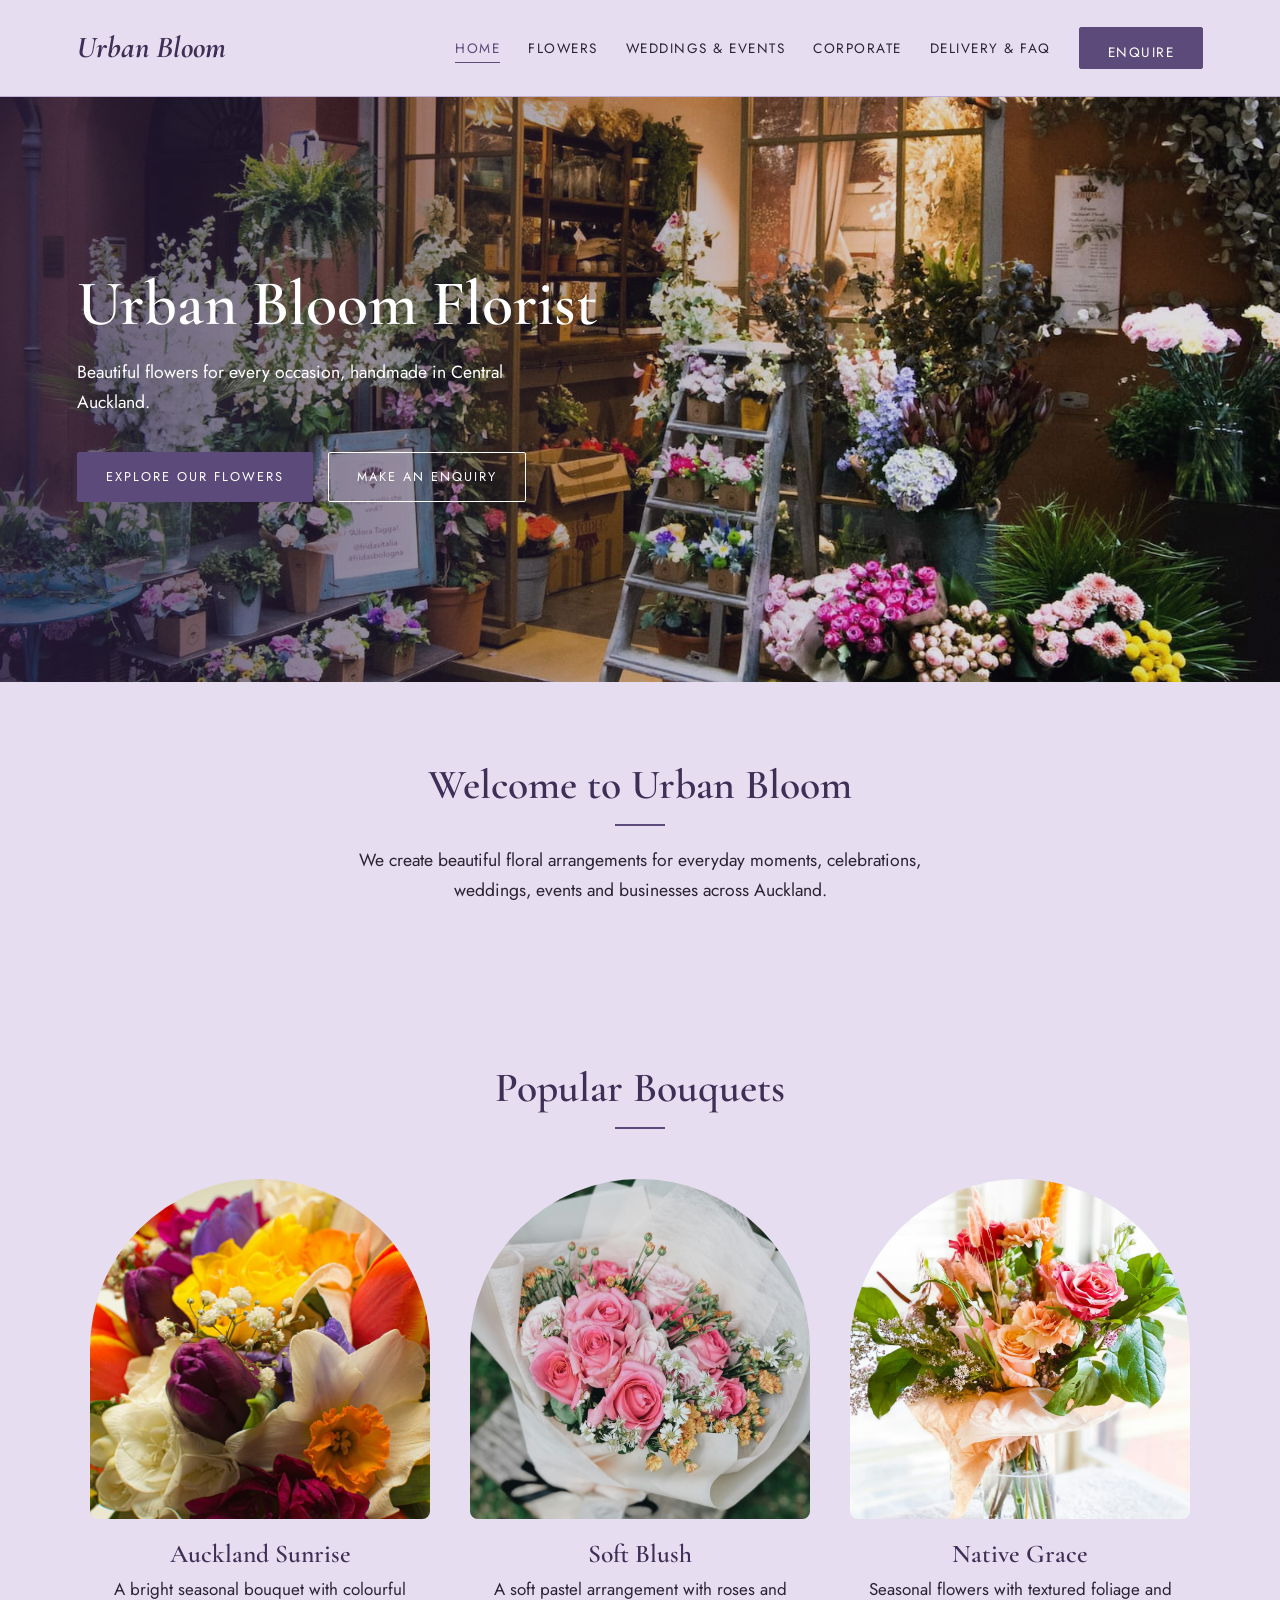
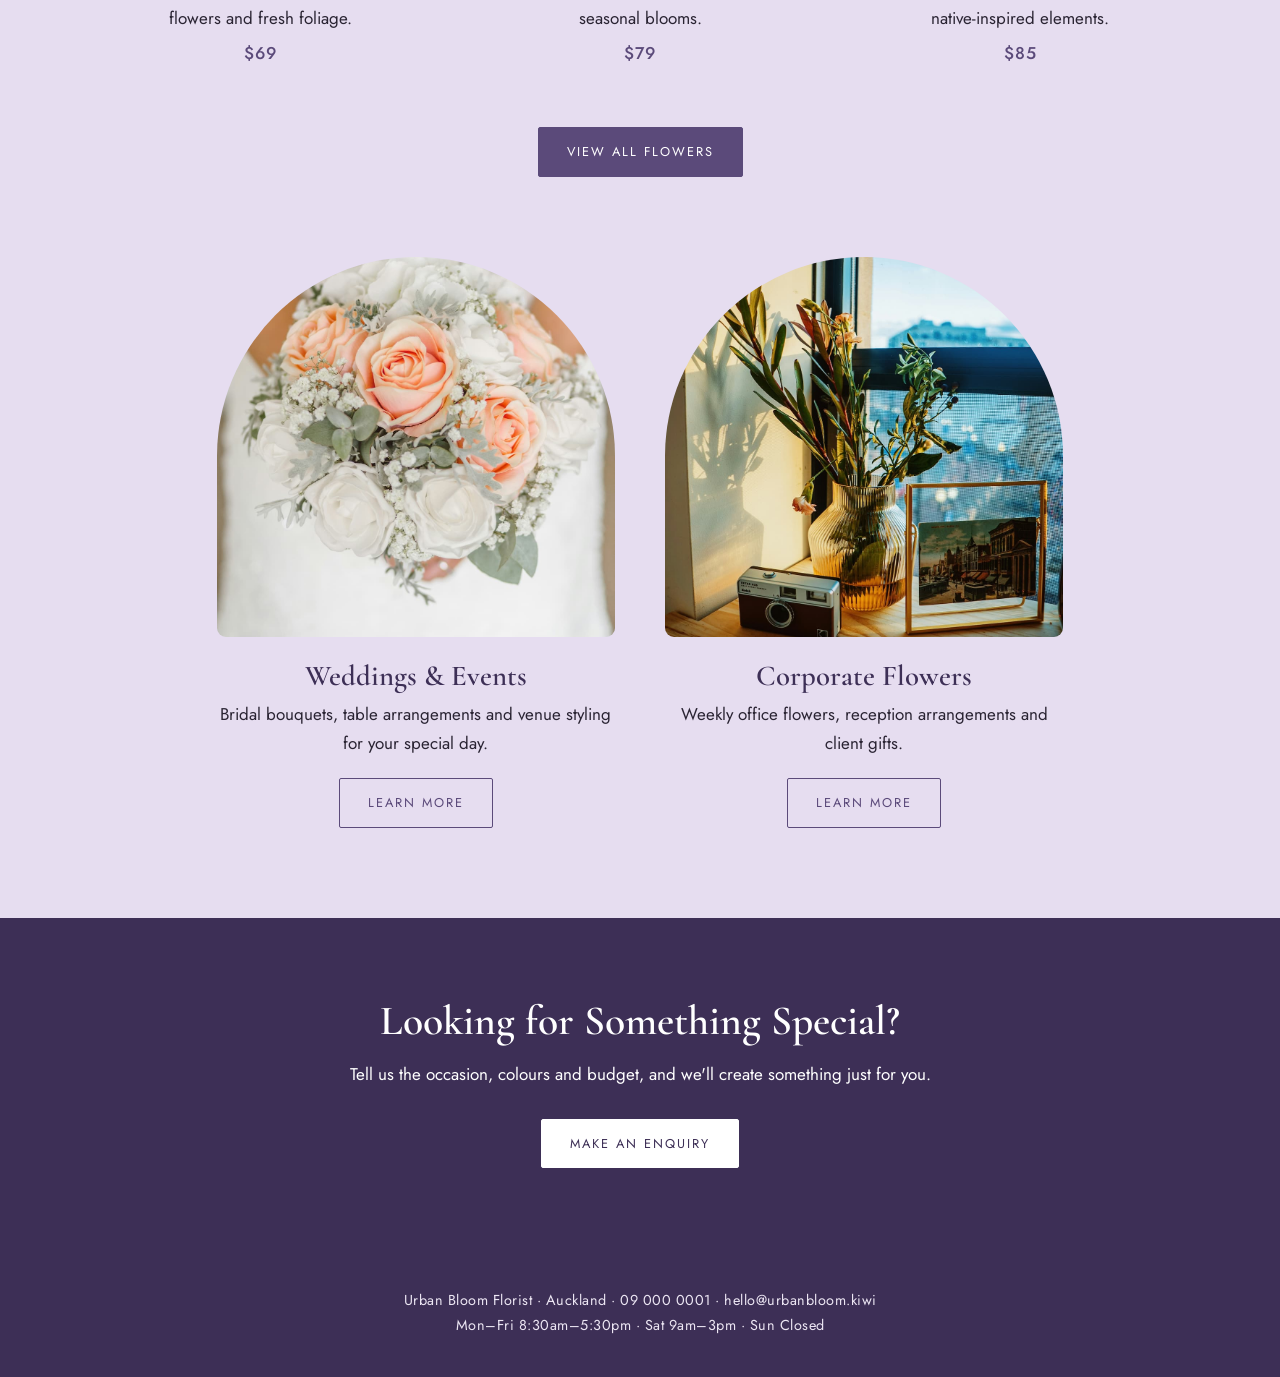
<file: index.html>
<!DOCTYPE html>
<html lang="en">
<head>
  <meta charset="UTF-8">
  <meta name="viewport" content="width=device-width, initial-scale=1.0">
  <title>Urban Bloom Florist | Fresh Flowers in Auckland</title>
  <link rel="stylesheet" href="css/style.css">
</head>
<body>

  <header class="site-header">
   <a href="index.html" class="logo">Urban Bloom</a>
<button class="nav-toggle" type="button" aria-expanded="false" aria-controls="site-nav" aria-label="Open menu">
  <span class="nav-toggle-bar"></span>
</button>
<nav id="site-nav" aria-label="Main">
      <ul class="nav-links">
        <li><a href="index.html" class="active">Home</a></li>
        <li><a href="flowers.html">Flowers</a></li>
        <li><a href="weddings.html">Weddings &amp; Events</a></li>
        <li><a href="corporate.html">Corporate</a></li>
        <li><a href="delivery.html">Delivery &amp; FAQ</a></li>
        <li><a href="contact.html" class="btn">Enquire</a></li>
      </ul>
    </nav>
  </header>

  <main>
    <section class="hero">
      <h1>Urban Bloom Florist</h1>
      <p>Beautiful flowers for every occasion, handmade in Central Auckland.</p>
      <a href="flowers.html" class="btn">Explore Our Flowers</a>
      <a href="contact.html" class="btn btn-outline">Make an Enquiry</a>
    </section>

    <section class="welcome">
      <h2>Welcome to Urban Bloom</h2>
      <p>We create beautiful floral arrangements for everyday moments, celebrations, weddings, events and businesses across Auckland.</p>
    </section>

    <section class="featured">
      <h2>Popular Bouquets</h2>
      <div class="card-grid">
        <article class="card">
          <img src="images/auckland-sunrise.jpg" alt="Bright bouquet of colourful seasonal flowers">
          <h3>Auckland Sunrise</h3>
          <p>A bright seasonal bouquet with colourful flowers and fresh foliage.</p>
          <p class="price">$69</p>
        </article>
        <article class="card">
          <img src="images/soft-blush.jpg" alt="Soft pastel arrangement of pink roses">
          <h3>Soft Blush</h3>
          <p>A soft pastel arrangement with roses and seasonal blooms.</p>
          <p class="price">$79</p>
        </article>
        <article class="card">
          <img src="images/native-grace.jpg" alt="Contemporary bouquet with textured native-style foliage">
          <h3>Native Grace</h3>
          <p>Seasonal flowers with textured foliage and native-inspired elements.</p>
          <p class="price">$85</p>
        </article>
      </div>
      <a href="flowers.html" class="btn">View All Flowers</a>
    </section>

    <section class="services">
      <div class="service">
        <img src="images/wedding-flowers.jpg" alt="Elegant wedding floral arrangement">
        <h3>Weddings &amp; Events</h3>
        <p>Bridal bouquets, table arrangements and venue styling for your special day.</p>
        <a href="weddings.html" class="btn btn-outline">Learn More</a>
      </div>
      <div class="service">
        <img src="images/corporate-flowers.jpg" alt="Professional corporate floral arrangement">
        <h3>Corporate Flowers</h3>
        <p>Weekly office flowers, reception arrangements and client gifts.</p>
        <a href="corporate.html" class="btn btn-outline">Learn More</a>
      </div>
    </section>

    <section class="cta-box">
      <h2>Looking for Something Special?</h2>
      <p>Tell us the occasion, colours and budget, and we'll create something just for you.</p>
      <a href="contact.html" class="btn">Make an Enquiry</a>
    </section>
  </main>

  <footer class="site-footer">
    <p>Urban Bloom Florist · Auckland · 09 000 0001 · hello@urbanbloom.kiwi</p>
    <p>Mon–Fri 8:30am–5:30pm · Sat 9am–3pm · Sun Closed</p>
  </footer>

  <script src="js/script.js"></script>
</body>
</html>
</file>
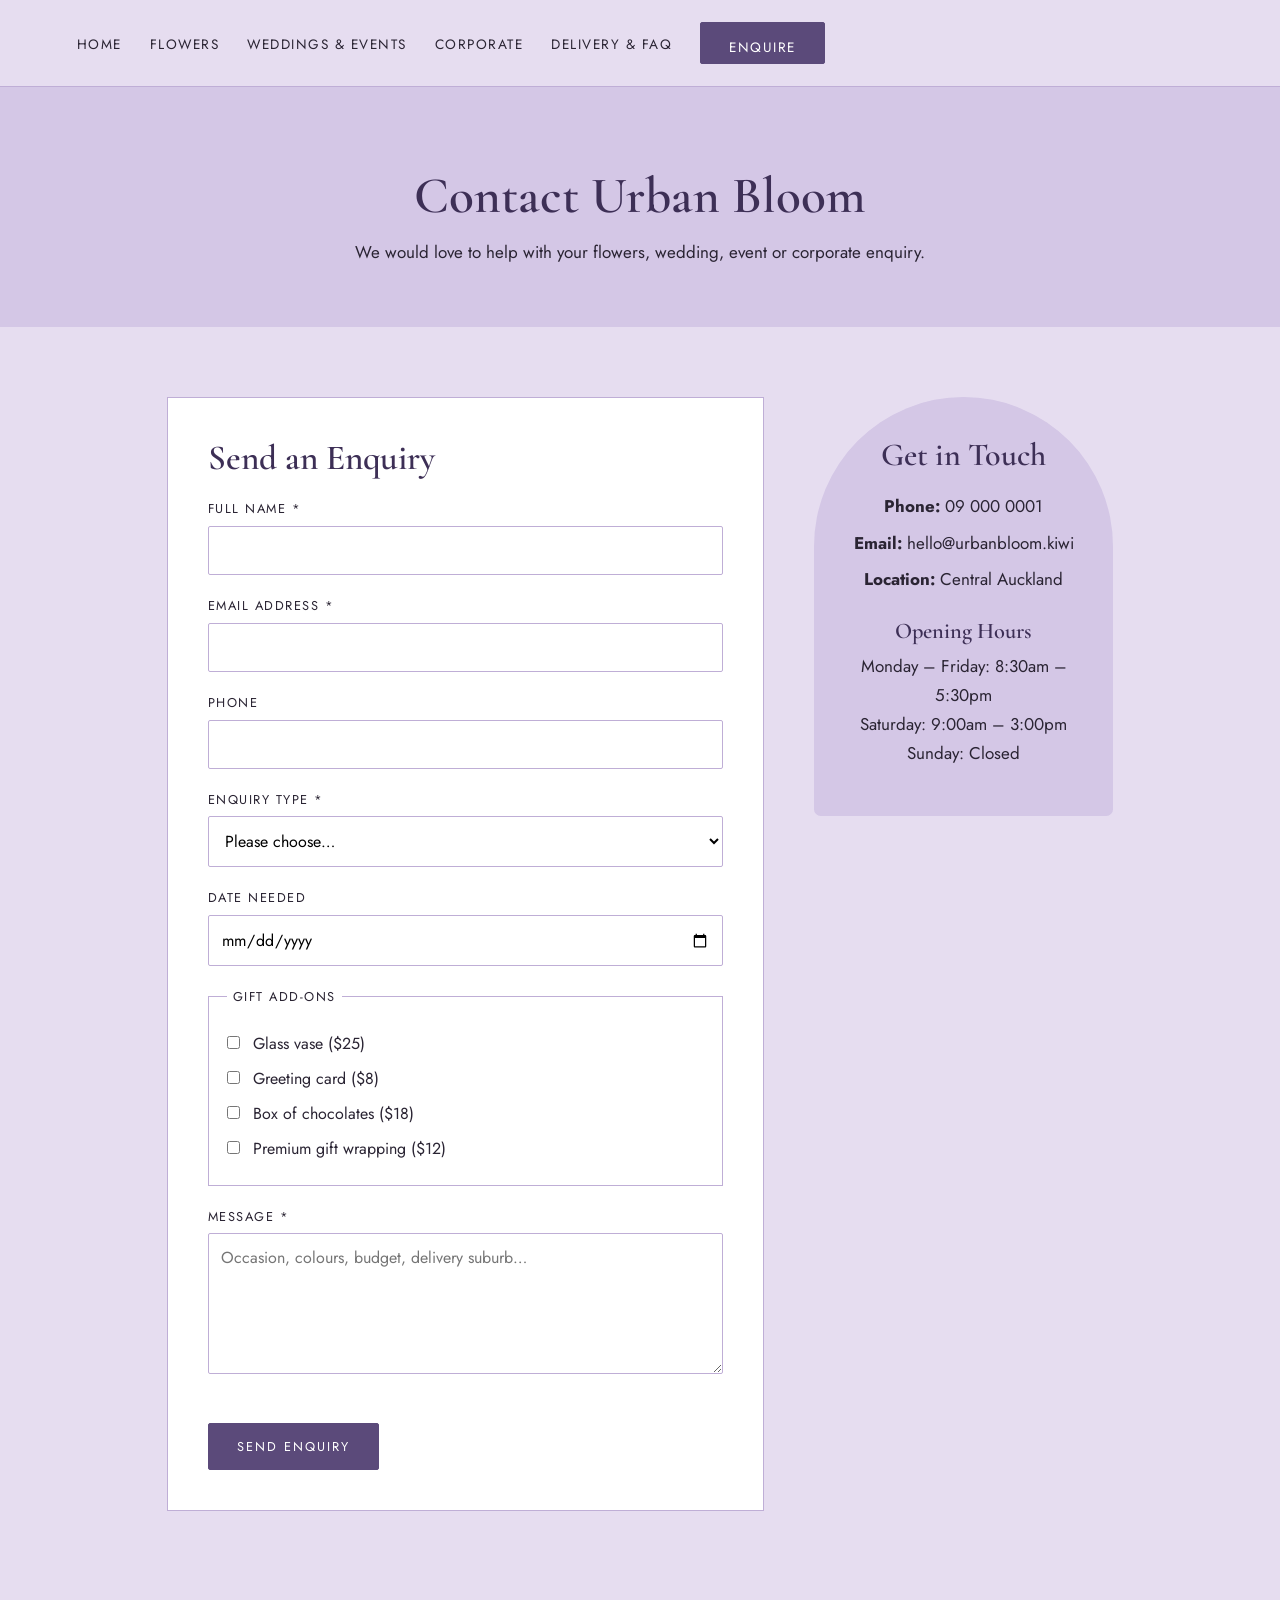
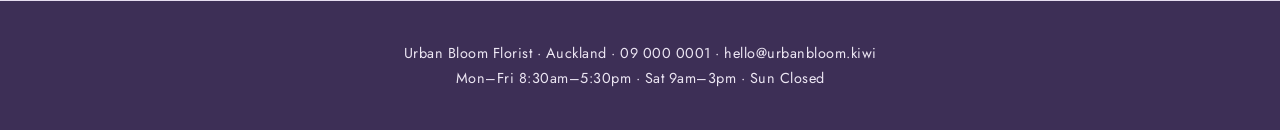
<file: contact.html>
<!DOCTYPE html>
<html lang="en">
<head>
  <meta charset="UTF-8">
  <meta name="viewport" content="width=device-width, initial-scale=1.0">
  <title>Contact | Urban Bloom Florist</title>
  <link rel="stylesheet" href="css/style.css">
</head>
<body>

  <header class="site-header">
    <button class="nav-toggle" type="button" aria-expanded="false" aria-controls="site-nav" aria-label="Open menu">
  <span class="nav-toggle-bar"></span>
</button>
<nav id="site-nav" aria-label="Main">
      <ul class="nav-links">
        <li><a href="index.html">Home</a></li>
        <li><a href="flowers.html">Flowers</a></li>
        <li><a href="weddings.html">Weddings &amp; Events</a></li>
        <li><a href="corporate.html">Corporate</a></li>
        <li><a href="delivery.html">Delivery &amp; FAQ</a></li>
        <li><a href="contact.html" class="btn">Enquire</a></li>
      </ul>
    </nav>
  </header>

  <main>
    <section class="page-intro">
      <h1>Contact Urban Bloom</h1>
      <p>We would love to help with your flowers, wedding, event or corporate enquiry.</p>
    </section>

    <section class="contact-layout">
      <form id="enquiry-form" class="enquiry-form" novalidate>
        <h2>Send an Enquiry</h2>

        <label for="name">Full name *</label>
        <input type="text" id="name" name="name">

        <label for="email">Email address *</label>
        <input type="email" id="email" name="email">

        <label for="phone">Phone</label>
        <input type="tel" id="phone" name="phone">

        <label for="type">Enquiry type *</label>
        <select id="type" name="type">
          <option value="">Please choose…</option>
          <option value="personal">General flowers</option>
          <option value="wedding">Wedding or event</option>
          <option value="corporate">Corporate flowers</option>
          <option value="other">Other</option>
        </select>

        <label for="date">Date needed</label>
        <input type="date" id="date" name="date">

        <fieldset>
          <legend>Gift add-ons</legend>
          <label class="check"><input type="checkbox" name="addons" value="vase"> Glass vase ($25)</label>
          <label class="check"><input type="checkbox" name="addons" value="card"> Greeting card ($8)</label>
          <label class="check"><input type="checkbox" name="addons" value="chocolates"> Box of chocolates ($18)</label>
          <label class="check"><input type="checkbox" name="addons" value="wrapping"> Premium gift wrapping ($12)</label>
        </fieldset>

        <label for="message">Message *</label>
        <textarea id="message" name="message" rows="5" placeholder="Occasion, colours, budget, delivery suburb…"></textarea>

        <p id="form-message" class="form-message" aria-live="polite"></p>

        <button type="submit" class="btn">Send Enquiry</button>
      </form>

      <aside class="contact-details">
        <h2>Get in Touch</h2>
        <p><strong>Phone:</strong> 09 000 0001</p>
        <p><strong>Email:</strong> hello@urbanbloom.kiwi</p>
        <p><strong>Location:</strong> Central Auckland</p>
        <h3>Opening Hours</h3>
        <p>Monday – Friday: 8:30am – 5:30pm<br>Saturday: 9:00am – 3:00pm<br>Sunday: Closed</p>
      </aside>
    </section>
  </main>

  <footer class="site-footer">
    <p>Urban Bloom Florist · Auckland · 09 000 0001 · hello@urbanbloom.kiwi</p>
    <p>Mon–Fri 8:30am–5:30pm · Sat 9am–3pm · Sun Closed</p>
  </footer>

  <script src="js/script.js"></script>
</body>
</html>
</file>
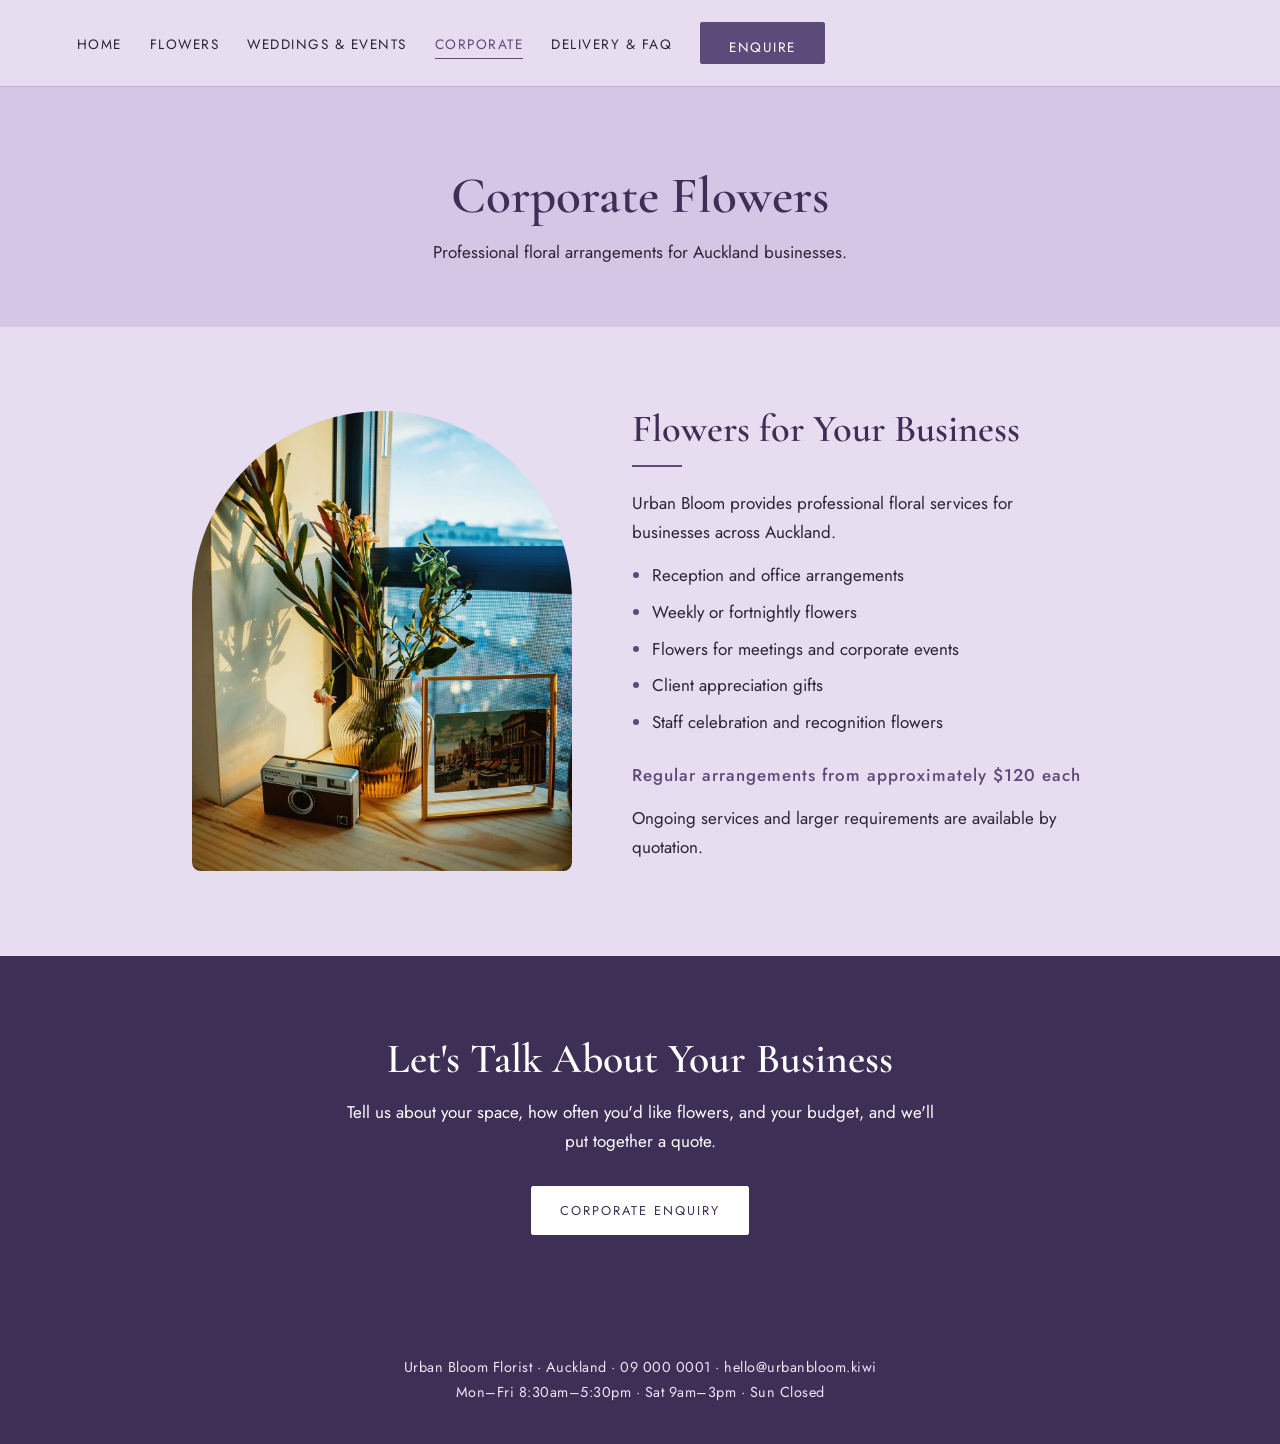
<file: corporate.html>
<!DOCTYPE html>
<html lang="en">
<head>
  <meta charset="UTF-8">
  <meta name="viewport" content="width=device-width, initial-scale=1.0">
  <title>Corporate Flowers | Urban Bloom Florist</title>
  <link rel="stylesheet" href="css/style.css">
</head>
<body>

  <header class="site-header">
    <button class="nav-toggle" type="button" aria-expanded="false" aria-controls="site-nav" aria-label="Open menu">
  <span class="nav-toggle-bar"></span>
</button>
<nav id="site-nav" aria-label="Main">
      <ul class="nav-links">
        <li><a href="index.html">Home</a></li>
        <li><a href="flowers.html">Flowers</a></li>
        <li><a href="weddings.html">Weddings &amp; Events</a></li>
        <li><a href="corporate.html" class="active">Corporate</a></li>
        <li><a href="delivery.html">Delivery &amp; FAQ</a></li>
        <li><a href="contact.html" class="btn">Enquire</a></li>
      </ul>
    </nav>
  </header>

  <main>
    <section class="page-intro">
      <h1>Corporate Flowers</h1>
      <p>Professional floral arrangements for Auckland businesses.</p>
    </section>

    <section class="info-block">
      <img src="images/corporate-flowers.jpg" alt="Elegant arrangement of peach roses in a clear glass vase">
      <div>
        <h2>Flowers for Your Business</h2>
        <p>Urban Bloom provides professional floral services for businesses across Auckland.</p>
        <ul>
          <li>Reception and office arrangements</li>
          <li>Weekly or fortnightly flowers</li>
          <li>Flowers for meetings and corporate events</li>
          <li>Client appreciation gifts</li>
          <li>Staff celebration and recognition flowers</li>
        </ul>
        <p class="price">Regular arrangements from approximately $120 each</p>
        <p>Ongoing services and larger requirements are available by quotation.</p>
      </div>
    </section>

    <section class="cta-box">
      <h2>Let's Talk About Your Business</h2>
      <p>Tell us about your space, how often you'd like flowers, and your budget, and we'll put together a quote.</p>
      <a href="contact.html" class="btn">Corporate Enquiry</a>
    </section>
  </main>

  <footer class="site-footer">
    <p>Urban Bloom Florist · Auckland · 09 000 0001 · hello@urbanbloom.kiwi</p>
    <p>Mon–Fri 8:30am–5:30pm · Sat 9am–3pm · Sun Closed</p>
  </footer>

  <script src="js/script.js"></script>
</body>
</html>
</file>
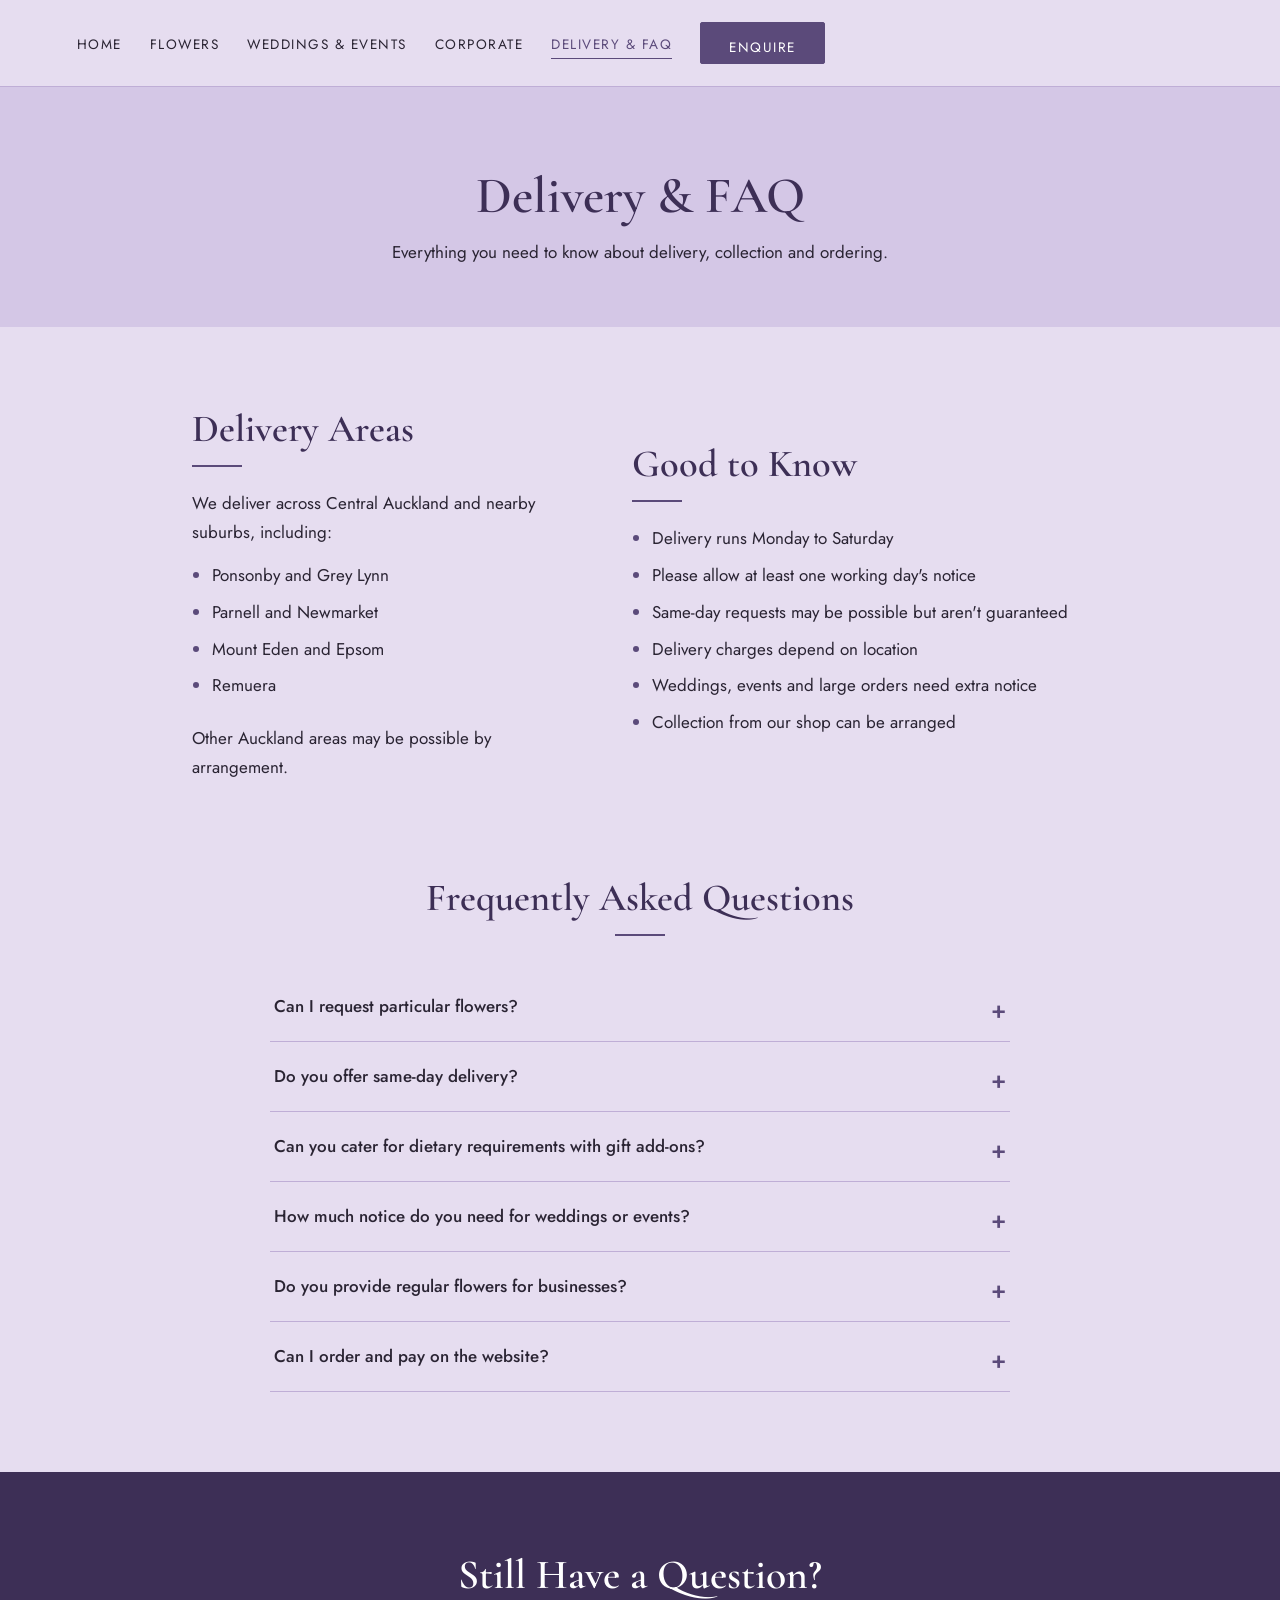
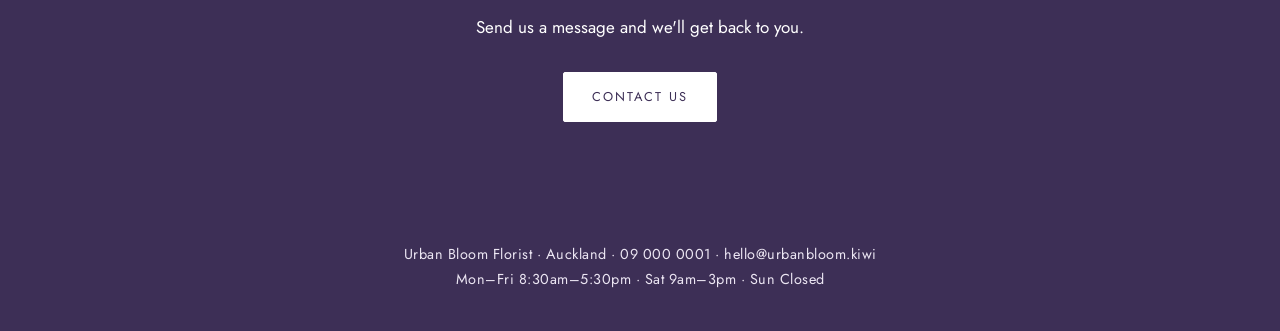
<file: delivery.html>
<!DOCTYPE html>
<html lang="en">
<head>
  <meta charset="UTF-8">
  <meta name="viewport" content="width=device-width, initial-scale=1.0">
  <title>Delivery &amp; FAQ | Urban Bloom Florist</title>
  <link rel="stylesheet" href="css/style.css">
</head>
<body>

  <header class="site-header">
    <button class="nav-toggle" type="button" aria-expanded="false" aria-controls="site-nav" aria-label="Open menu">
  <span class="nav-toggle-bar"></span>
</button>
<nav id="site-nav" aria-label="Main">
      <ul class="nav-links">
        <li><a href="index.html">Home</a></li>
        <li><a href="flowers.html">Flowers</a></li>
        <li><a href="weddings.html">Weddings &amp; Events</a></li>
        <li><a href="corporate.html">Corporate</a></li>
        <li><a href="delivery.html" class="active">Delivery &amp; FAQ</a></li>
        <li><a href="contact.html" class="btn">Enquire</a></li>
      </ul>
    </nav>
  </header>

  <main>
    <section class="page-intro">
      <h1>Delivery &amp; FAQ</h1>
      <p>Everything you need to know about delivery, collection and ordering.</p>
    </section>

    <section class="info-block">
      <div>
        <h2>Delivery Areas</h2>
        <p>We deliver across Central Auckland and nearby suburbs, including:</p>
        <ul>
          <li>Ponsonby and Grey Lynn</li>
          <li>Parnell and Newmarket</li>
          <li>Mount Eden and Epsom</li>
          <li>Remuera</li>
        </ul>
        <p>Other Auckland areas may be possible by arrangement.</p>
      </div>
      <div>
        <h2>Good to Know</h2>
        <ul>
          <li>Delivery runs Monday to Saturday</li>
          <li>Please allow at least one working day's notice</li>
          <li>Same-day requests may be possible but aren't guaranteed</li>
          <li>Delivery charges depend on location</li>
          <li>Weddings, events and large orders need extra notice</li>
          <li>Collection from our shop can be arranged</li>
        </ul>
      </div>
    </section>

    <section class="faq">
      <h2>Frequently Asked Questions</h2>

      <details>
        <summary>Can I request particular flowers?</summary>
        <p>Yes. You can request particular flowers or colours, but availability depends on the season and current supply. We'll suggest suitable alternatives if needed.</p>
      </details>

      <details>
        <summary>Do you offer same-day delivery?</summary>
        <p>Same-day delivery may be available for some orders placed early in the day, but it can't be guaranteed.</p>
      </details>

      <details>
        <summary>Can you cater for dietary requirements with gift add-ons?</summary>
        <p>Please mention any requirements in your enquiry. Availability of suitable gift items may vary.</p>
      </details>

      <details>
        <summary>How much notice do you need for weddings or events?</summary>
        <p>At least three weeks for smaller events, and considerably earlier for weddings or large events.</p>
      </details>

      <details>
        <summary>Do you provide regular flowers for businesses?</summary>
        <p>Yes. Weekly, fortnightly and other recurring arrangements can be discussed with Urban Bloom.</p>
      </details>

      <details>
        <summary>Can I order and pay on the website?</summary>
        <p>The website is for browsing and enquiries. Online payment isn't currently available.</p>
      </details>
    </section>

    <section class="cta-box">
      <h2>Still Have a Question?</h2>
      <p>Send us a message and we'll get back to you.</p>
      <a href="contact.html" class="btn">Contact Us</a>
    </section>
  </main>

  <footer class="site-footer">
    <p>Urban Bloom Florist · Auckland · 09 000 0001 · hello@urbanbloom.kiwi</p>
    <p>Mon–Fri 8:30am–5:30pm · Sat 9am–3pm · Sun Closed</p>
  </footer>

  <script src="js/script.js"></script>
</body>
</html>
</file>
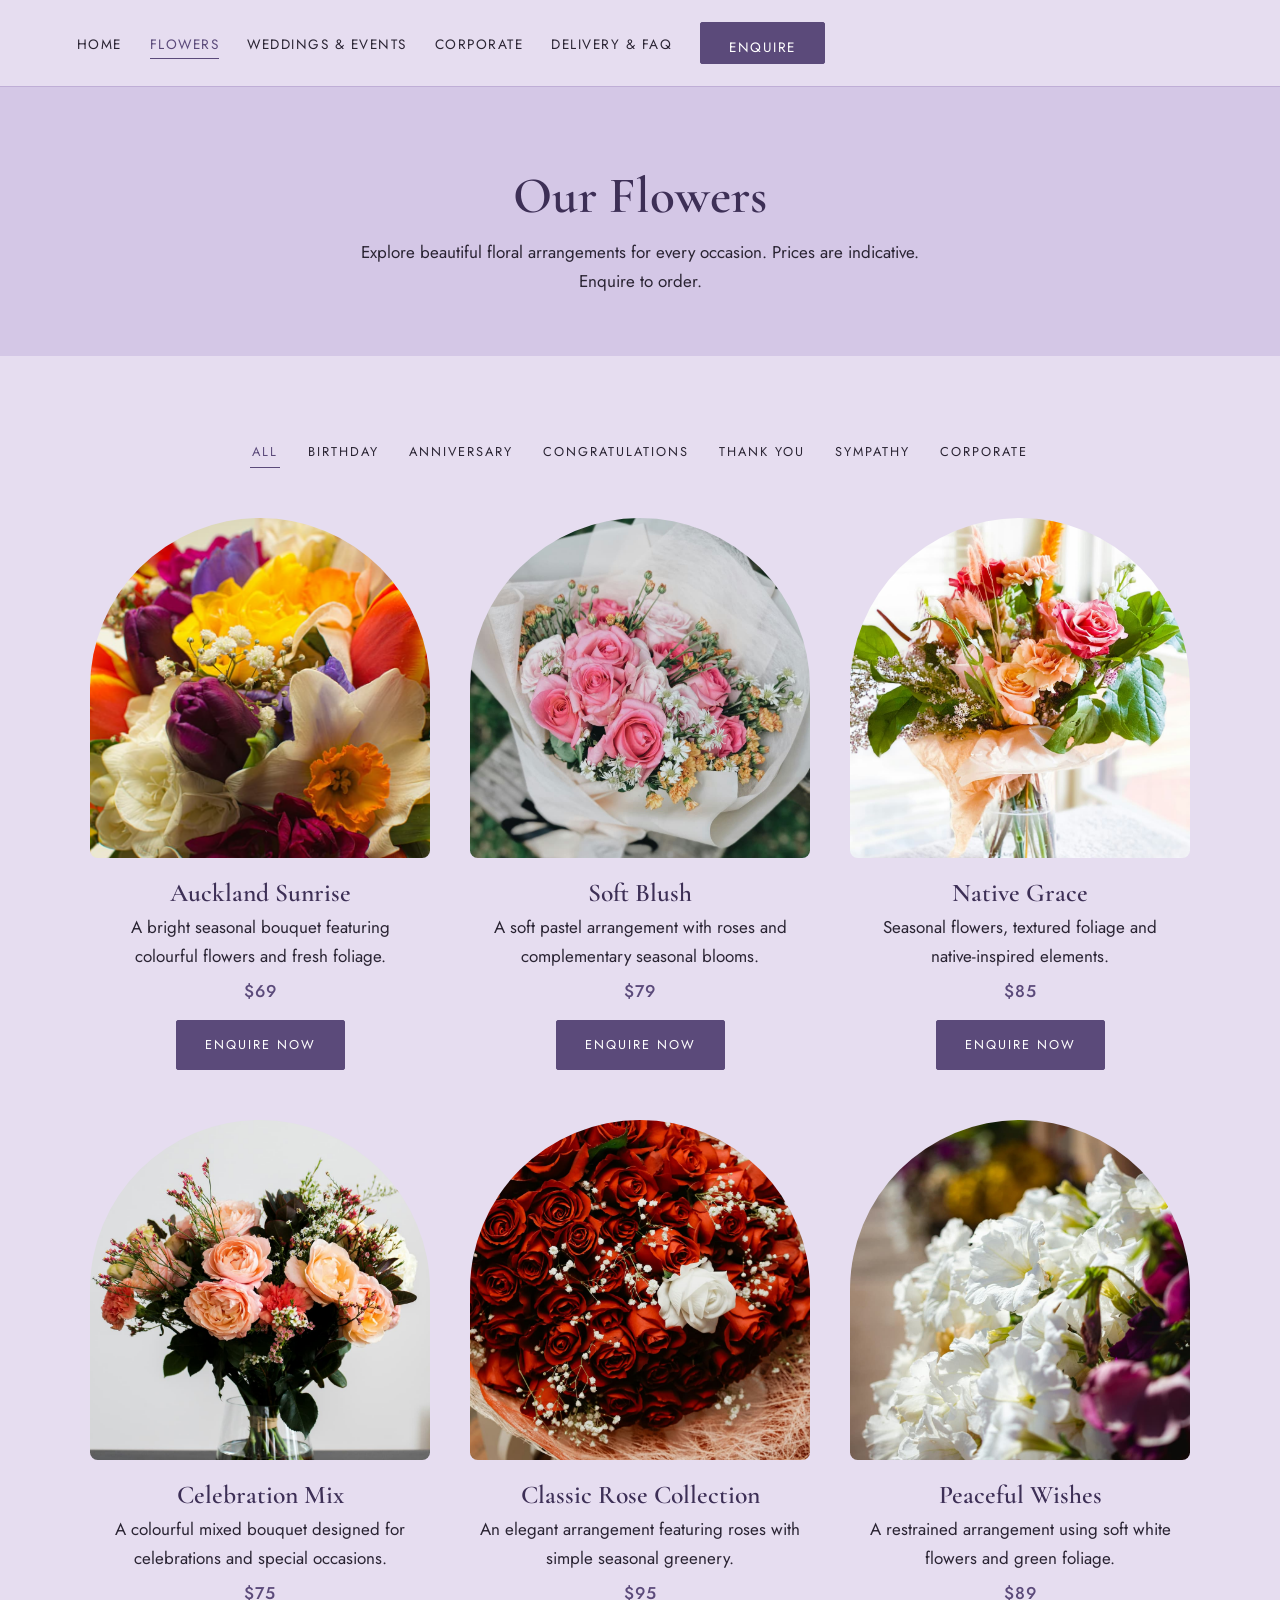
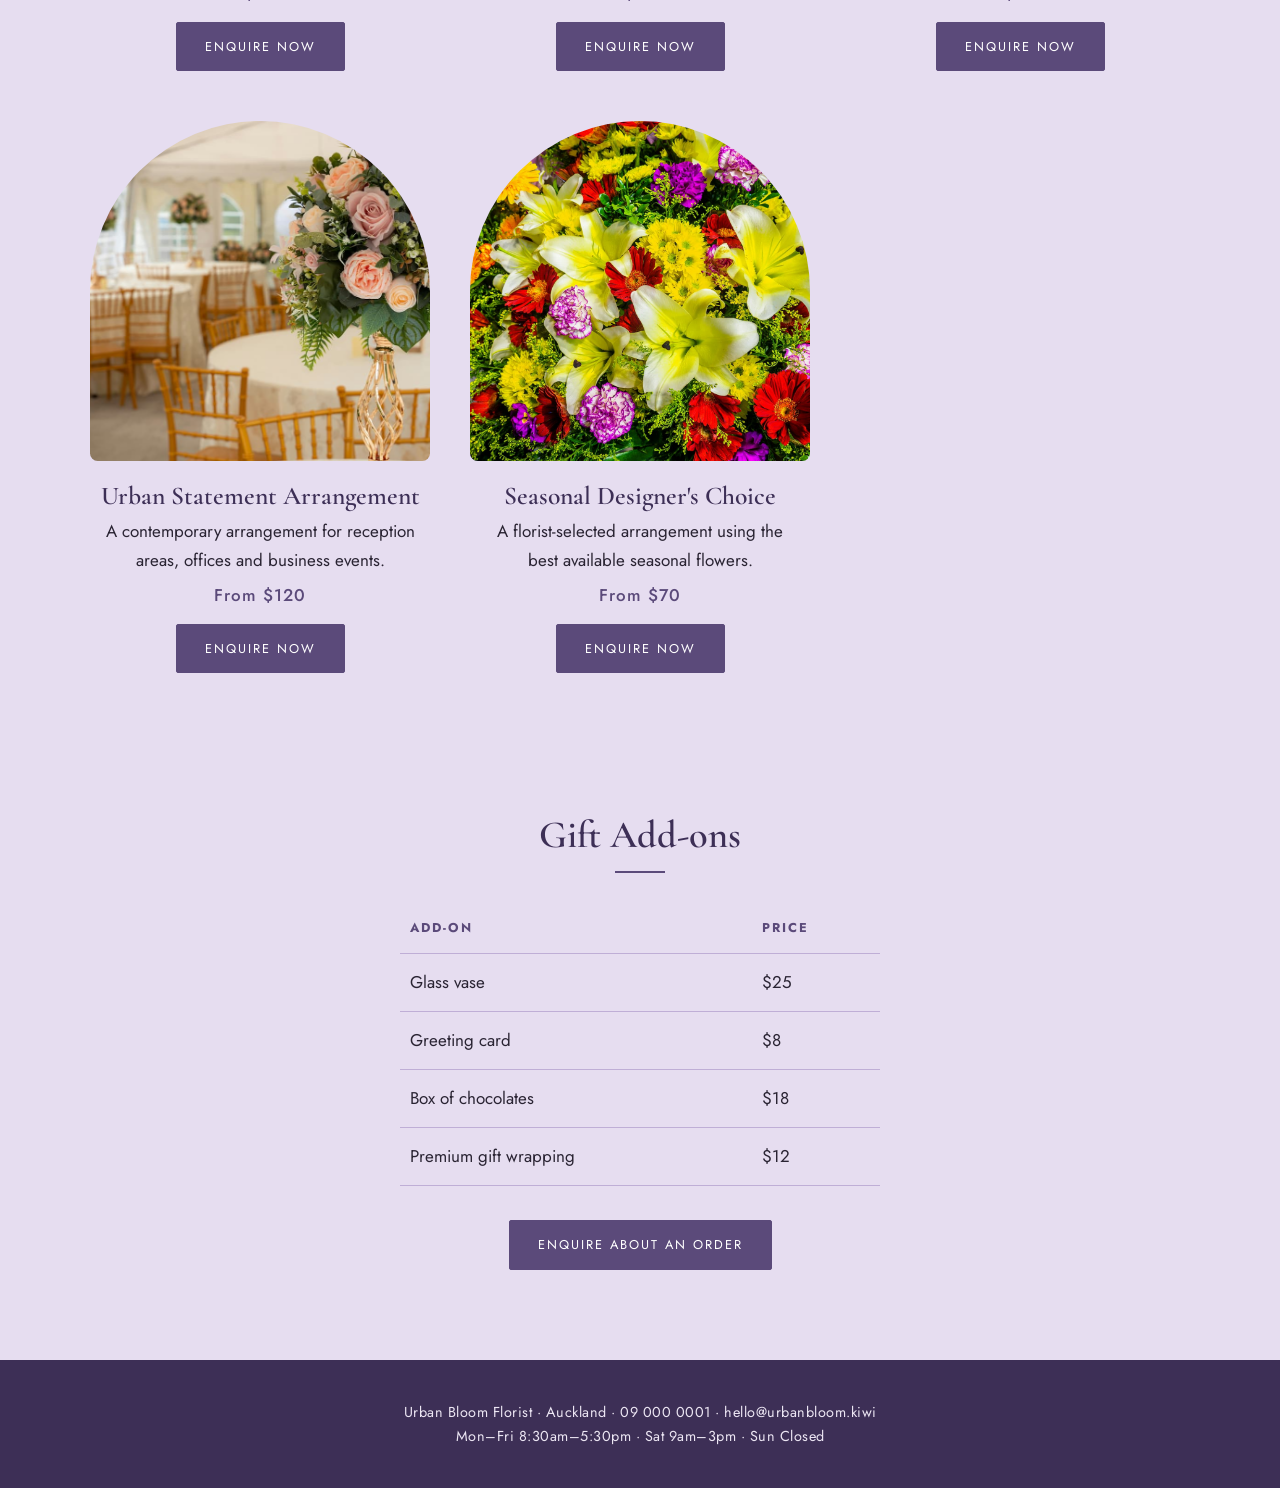
<file: flowers.html>
<!DOCTYPE html>
<html lang="en">
<head>
  <meta charset="UTF-8">
  <meta name="viewport" content="width=device-width, initial-scale=1.0">
  <title>Flowers | Urban Bloom Florist</title>
  <link rel="stylesheet" href="css/style.css">
</head>
<body>

  <header class="site-header">
    <button class="nav-toggle" type="button" aria-expanded="false" aria-controls="site-nav" aria-label="Open menu">
  <span class="nav-toggle-bar"></span>
</button>
<nav id="site-nav" aria-label="Main">
      <ul class="nav-links">
        <li><a href="index.html">Home</a></li>
        <li><a href="flowers.html" class="active">Flowers</a></li>
        <li><a href="weddings.html">Weddings &amp; Events</a></li>
        <li><a href="corporate.html">Corporate</a></li>
        <li><a href="delivery.html">Delivery &amp; FAQ</a></li>
        <li><a href="contact.html" class="btn">Enquire</a></li>
      </ul>
    </nav>
  </header>

  <main>
    <section class="page-intro">
      <h1>Our Flowers</h1>
      <p>Explore beautiful floral arrangements for every occasion. Prices are indicative. Enquire to order.</p>
    </section>

    <section class="featured">
      <div class="filters">
        <button class="filter-btn active" data-filter="all">All</button>
        <button class="filter-btn" data-filter="birthday">Birthday</button>
        <button class="filter-btn" data-filter="anniversary">Anniversary</button>
        <button class="filter-btn" data-filter="congratulations">Congratulations</button>
        <button class="filter-btn" data-filter="thankyou">Thank You</button>
        <button class="filter-btn" data-filter="sympathy">Sympathy</button>
        <button class="filter-btn" data-filter="corporate">Corporate</button>
      </div>

      <div class="card-grid">
        <article class="card" data-category="birthday everyday">
          <img src="images/auckland-sunrise.jpg" alt="Bright bouquet of colourful seasonal flowers">
          <h3>Auckland Sunrise</h3>
          <p>A bright seasonal bouquet featuring colourful flowers and fresh foliage.</p>
          <p class="price">$69</p>
          <a href="contact.html?flower=Auckland+Sunrise" class="btn">Enquire Now</a>
        </article>

        <article class="card" data-category="anniversary thankyou">
          <img src="images/soft-blush.jpg" alt="Soft pastel arrangement of pink roses">
          <h3>Soft Blush</h3>
          <p>A soft pastel arrangement with roses and complementary seasonal blooms.</p>
          <p class="price">$79</p>
          <a href="contact.html?flower=Soft+Blush" class="btn">Enquire Now</a>
        </article>

        <article class="card" data-category="congratulations everyday">
          <img src="images/native-grace.jpg" alt="Contemporary bouquet with textured native-style foliage">
          <h3>Native Grace</h3>
          <p>Seasonal flowers, textured foliage and native-inspired elements.</p>
          <p class="price">$85</p>
          <a href="contact.html?flower=Native+Grace" class="btn">Enquire Now</a>
        </article>

        <article class="card" data-category="birthday congratulations">
          <img src="images/celebration-mix.jpg" alt="Colourful mixed celebration bouquet">
          <h3>Celebration Mix</h3>
          <p>A colourful mixed bouquet designed for celebrations and special occasions.</p>
          <p class="price">$75</p>
          <a href="contact.html?flower=Celebration+Mix" class="btn">Enquire Now</a>
        </article>

        <article class="card" data-category="anniversary">
          <img src="images/classic-rose.jpg" alt="Elegant bouquet of roses with greenery">
          <h3>Classic Rose Collection</h3>
          <p>An elegant arrangement featuring roses with simple seasonal greenery.</p>
          <p class="price">$95</p>
          <a href="contact.html?flower=Classic+Rose+Collection" class="btn">Enquire Now</a>
        </article>

        <article class="card" data-category="sympathy">
          <img src="images/peaceful-wishes.jpg" alt="Soft white flowers with green foliage">
          <h3>Peaceful Wishes</h3>
          <p>A restrained arrangement using soft white flowers and green foliage.</p>
          <p class="price">$89</p>
          <a href="contact.html?flower=Peaceful+Wishes" class="btn">Enquire Now</a>
        </article>

        <article class="card" data-category="corporate">
          <img src="images/urban-statement.jpg" alt="Large contemporary arrangement for a reception area">
          <h3>Urban Statement Arrangement</h3>
          <p>A contemporary arrangement for reception areas, offices and business events.</p>
          <p class="price">From $120</p>
          <a href="contact.html?flower=Urban+Statement+Arrangement" class="btn">Enquire Now</a>
        </article>

        <article class="card" data-category="birthday anniversary congratulations thankyou sympathy corporate">
          <img src="images/designers-choice.jpg" alt="Florist-selected arrangement of seasonal flowers">
          <h3>Seasonal Designer's Choice</h3>
          <p>A florist-selected arrangement using the best available seasonal flowers.</p>
          <p class="price">From $70</p>
          <a href="contact.html?flower=Seasonal+Designer's+Choice" class="btn">Enquire Now</a>
        </article>
      </div>
    </section>

    <section class="addons">
      <h2>Gift Add-ons</h2>
      <table>
        <tr><th>Add-on</th><th>Price</th></tr>
        <tr><td>Glass vase</td><td>$25</td></tr>
        <tr><td>Greeting card</td><td>$8</td></tr>
        <tr><td>Box of chocolates</td><td>$18</td></tr>
        <tr><td>Premium gift wrapping</td><td>$12</td></tr>
      </table>
      <a href="contact.html" class="btn">Enquire About an Order</a>
    </section>
  </main>

  <footer class="site-footer">
    <p>Urban Bloom Florist · Auckland · 09 000 0001 · hello@urbanbloom.kiwi</p>
    <p>Mon–Fri 8:30am–5:30pm · Sat 9am–3pm · Sun Closed</p>
  </footer>

  <script src="js/script.js"></script>
</body>
</html>
</file>
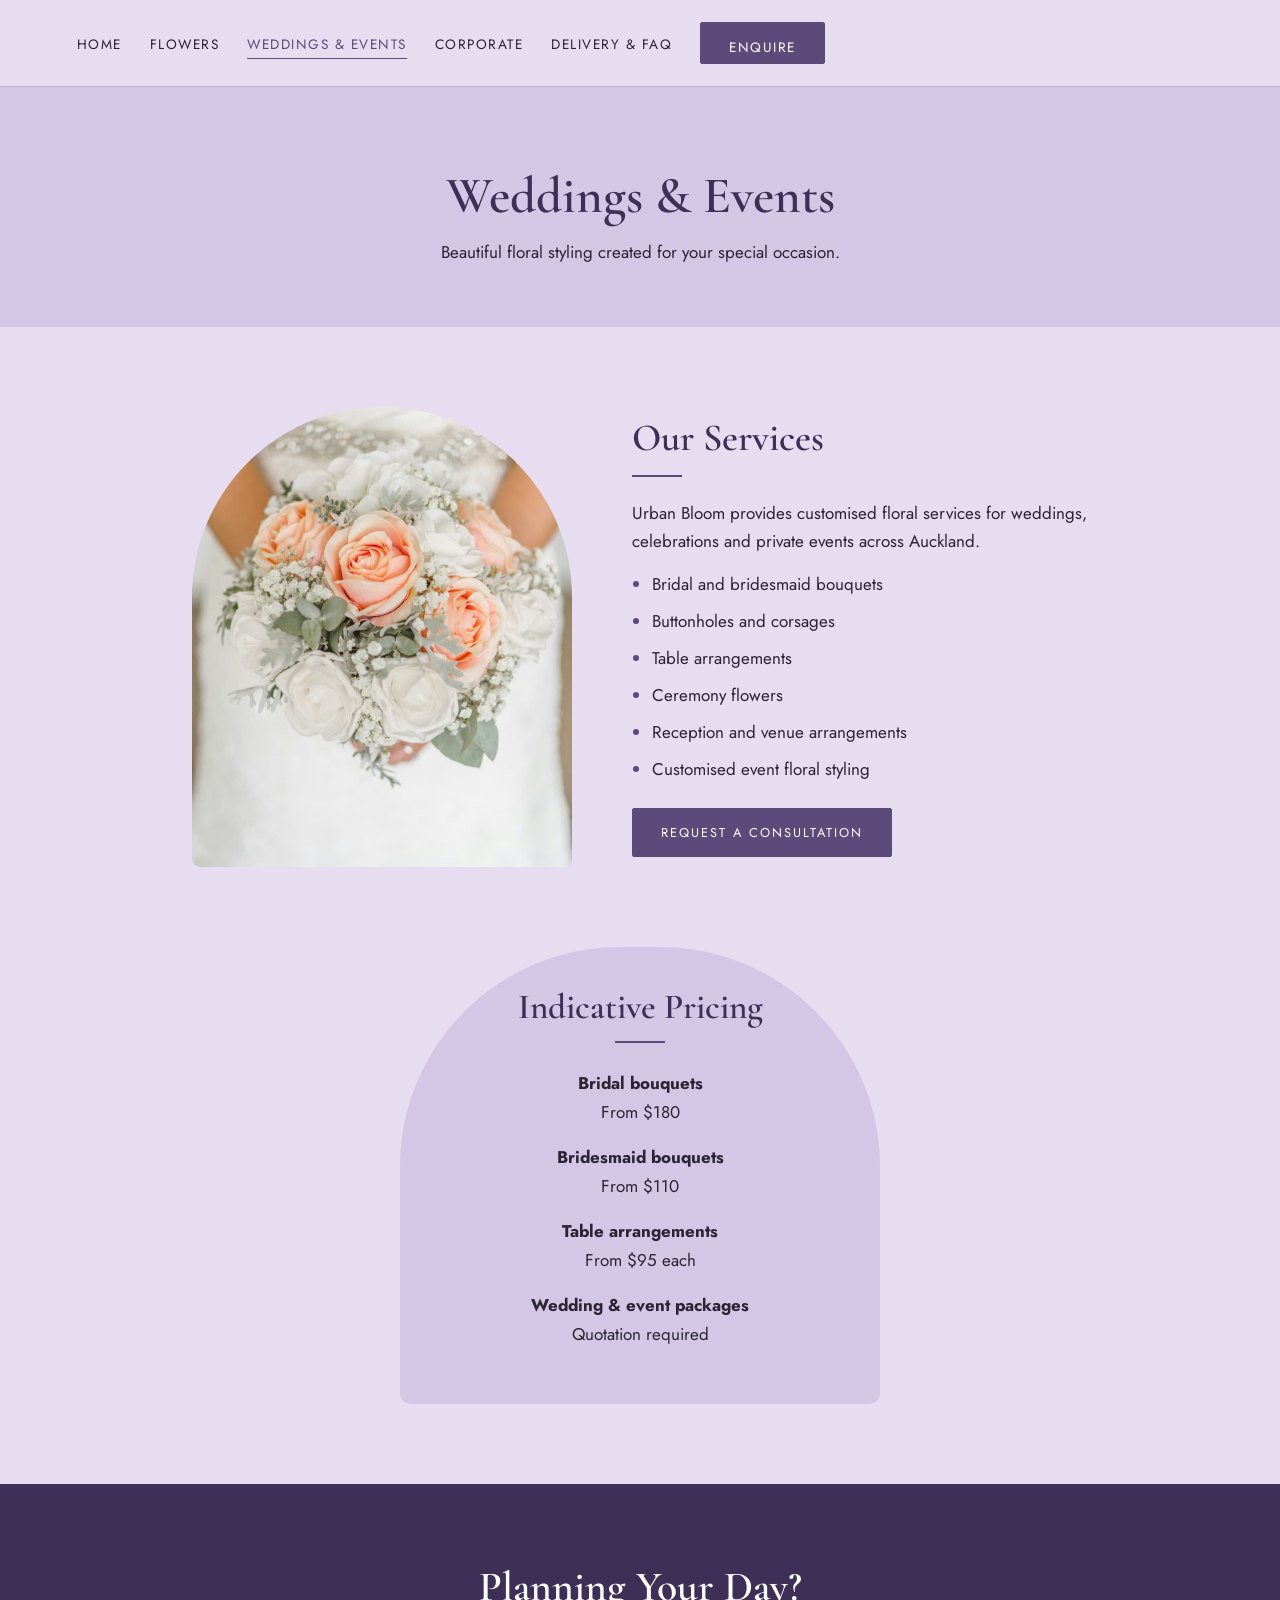
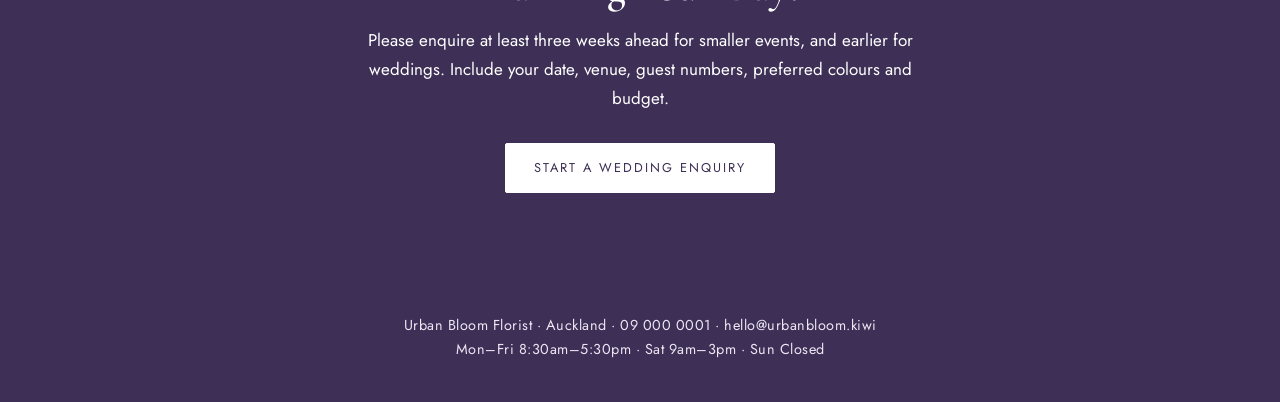
<file: weddings.html>
<!DOCTYPE html>
<html lang="en">
<head>
  <meta charset="UTF-8">
  <meta name="viewport" content="width=device-width, initial-scale=1.0">
  <title>Weddings &amp; Events | Urban Bloom Florist</title>
  <link rel="stylesheet" href="css/style.css">
</head>
<body>

  <header class="site-header">
    <button class="nav-toggle" type="button" aria-expanded="false" aria-controls="site-nav" aria-label="Open menu">
  <span class="nav-toggle-bar"></span>
</button>
<nav id="site-nav" aria-label="Main">
      <ul class="nav-links">
        <li><a href="index.html">Home</a></li>
        <li><a href="flowers.html">Flowers</a></li>
        <li><a href="weddings.html" class="active">Weddings &amp; Events</a></li>
        <li><a href="corporate.html">Corporate</a></li>
        <li><a href="delivery.html">Delivery &amp; FAQ</a></li>
        <li><a href="contact.html" class="btn">Enquire</a></li>
      </ul>
    </nav>
  </header>

  <main>
    <section class="page-intro">
      <h1>Weddings &amp; Events</h1>
      <p>Beautiful floral styling created for your special occasion.</p>
    </section>

    <section class="info-block">
      <img src="images/wedding-flowers.jpg" alt="Elegant wedding floral arrangement">
      <div>
        <h2>Our Services</h2>
        <p>Urban Bloom provides customised floral services for weddings, celebrations and private events across Auckland.</p>
        <ul>
          <li>Bridal and bridesmaid bouquets</li>
          <li>Buttonholes and corsages</li>
          <li>Table arrangements</li>
          <li>Ceremony flowers</li>
          <li>Reception and venue arrangements</li>
          <li>Customised event floral styling</li>
        </ul>
        <a href="contact.html" class="btn">Request a Consultation</a>
      </div>
    </section>

    <section class="pricing-wrap">
      <div class="pricing-box">
        <h2>Indicative Pricing</h2>
        <p><strong>Bridal bouquets</strong><br>From $180</p>
        <p><strong>Bridesmaid bouquets</strong><br>From $110</p>
        <p><strong>Table arrangements</strong><br>From $95 each</p>
        <p><strong>Wedding &amp; event packages</strong><br>Quotation required</p>
      </div>
    </section>

    <section class="cta-box">
      <h2>Planning Your Day?</h2>
      <p>Please enquire at least three weeks ahead for smaller events, and earlier for weddings. Include your date, venue, guest numbers, preferred colours and budget.</p>
      <a href="contact.html" class="btn">Start a Wedding Enquiry</a>
    </section>
  </main>

  <footer class="site-footer">
    <p>Urban Bloom Florist · Auckland · 09 000 0001 · hello@urbanbloom.kiwi</p>
    <p>Mon–Fri 8:30am–5:30pm · Sat 9am–3pm · Sun Closed</p>
  </footer>

  <script src="js/script.js"></script>
</body>
</html>
</file>
<file: css/style.css>
/* =========================================
   Urban Bloom Florist - "Botanical Boutique"
   Lavender + violet palette
   ========================================= */

@import url('https://fonts.googleapis.com/css2?family=Cormorant+Garamond:wght@500;600;700&family=Jost:wght@400;500&display=swap');

:root {
  --accent: #5b4a7a;       /* violet - buttons, prices, links */
  --accent-dark: #3d2f56;  /* deep plum - headings, CTA, footer */
  --soft: #d4c7e6;         /* lilac - top banners, boxes */
  --bg: #e6ddf0;           /* lavender - page background */
  --text: #2a2433;         /* dark ink - body text */
  --line: #bfaed6;         /* thin borders */
  --white: #ffffff;
  --arch: 220px 220px 10px 10px; /* signature arch shape */
}

/* ===== Base ===== */
* {
  margin: 0;
  padding: 0;
  box-sizing: border-box;
}

body {
  font-family: 'Jost', sans-serif;
  background: var(--bg);
  color: var(--text);
  line-height: 1.7;
  font-size: 17px;
}

h1, h2, h3 {
  font-family: 'Cormorant Garamond', serif;
  font-weight: 600;
  line-height: 1.15;
  color: var(--accent-dark);
}

/* small decorative line under section titles */
.featured h2::after,
.welcome h2::after,
.faq h2::after,
.addons h2::after,
.info-block h2::after,
.pricing-box h2::after {
  content: '';
  display: block;
  width: 50px;
  height: 2px;
  background: var(--accent);
  margin: 14px auto 0;
}

.info-block h2::after {
  margin-left: 0;
}

a {
  color: var(--accent);
}

/* ===== Header + Navigation ===== */
.site-header {
  display: flex;
  justify-content: space-between;
  align-items: center;
  padding: 22px 6vw;
  background: var(--bg);
  border-bottom: 1px solid var(--line);
  position: sticky;
  top: 0;
  z-index: 10;
}

.logo {
  font-family: 'Cormorant Garamond', serif;
  font-size: 1.9rem;
  font-weight: 700;
  font-style: italic;
  text-decoration: none;
  color: var(--accent-dark);
}

.nav-links {
  display: flex;
  gap: 28px;
  list-style: none;
  align-items: center;
}

.nav-links a {
  text-decoration: none;
  color: var(--text);
  font-size: 0.85rem;
  letter-spacing: 1.5px;
  text-transform: uppercase;
  padding-bottom: 4px;
}

.nav-links a:hover {
  color: var(--accent);
}

.nav-links a.active {
  color: var(--accent);
  border-bottom: 1px solid var(--accent);
}

/* ===== Buttons ===== */
.btn {
  display: inline-block;
  background: var(--accent);
  color: var(--white) !important;
  padding: 13px 28px;
  border: 1px solid var(--accent);
  border-radius: 2px;
  text-decoration: none;
  font-family: 'Jost', sans-serif;
  font-size: 0.8rem;
  letter-spacing: 2px;
  text-transform: uppercase;
  cursor: pointer;
  transition: background 0.25s, color 0.25s;
}

.btn:hover {
  background: var(--accent-dark);
  border-color: var(--accent-dark);
}

.btn-outline {
  background: transparent;
  color: var(--accent) !important;
}

.btn-outline:hover {
  color: var(--white) !important;
}

/* ===== Hero (homepage) ===== */
.hero {
  text-align: left;
  padding: 170px 6vw;
  background: linear-gradient(90deg, rgba(45, 30, 65, 0.75) 0%, rgba(45, 30, 65, 0.15) 70%),
              url('../images/hero-flowers.jpg') center / cover no-repeat;
  color: var(--white);
}

.hero h1 {
  font-size: 4rem;
  max-width: 600px;
  margin-bottom: 18px;
  color: var(--white);
}

.hero p {
  max-width: 460px;
  margin: 0 0 34px;
  font-size: 1.1rem;
}

.hero .btn {
  margin: 0 10px 10px 0;
}

.hero .btn-outline {
  color: var(--white) !important;
  border-color: var(--white);
}

/* ===== Welcome (homepage) ===== */
.welcome {
  text-align: center;
  padding: 80px 20px;
}

.welcome h2 {
  font-size: 2.6rem;
  margin-bottom: 20px;
}

.welcome p {
  max-width: 640px;
  margin: 0 auto;
  font-size: 1.1rem;
}

/* ===== Page intro (inner pages) ===== */
.page-intro {
  text-align: center;
  padding: 80px 20px 60px;
  background: var(--soft);
}

.page-intro h1 {
  font-size: 3.2rem;
  margin-bottom: 12px;
}

.page-intro p {
  max-width: 580px;
  margin: 0 auto;
}

/* ===== Product cards ===== */
.featured {
  text-align: center;
  padding: 80px 6vw;
}

.featured h2 {
  font-size: 2.6rem;
  margin-bottom: 50px;
}

.card-grid {
  display: grid;
  grid-template-columns: repeat(3, 1fr);
  gap: 40px;
  max-width: 1100px;
  margin: 0 auto 50px;
}

.card {
  background: transparent;
  padding-bottom: 10px;
}

.card img {
  width: 100%;
  height: 340px;
  object-fit: cover;
  display: block;
  border-radius: var(--arch);
  margin-bottom: 20px;
  transition: transform 0.4s;
}

.card:hover img {
  transform: scale(1.03);
}

.card h3 {
  font-size: 1.6rem;
  margin-bottom: 6px;
}

.card p {
  padding: 0 10px;
}

.card .btn {
  margin-top: 14px;
}

.price {
  font-weight: 500;
  color: var(--accent);
  letter-spacing: 1px;
  margin-top: 6px;
}

/* ===== Filter tabs ===== */
.filters {
  display: flex;
  flex-wrap: wrap;
  justify-content: center;
  gap: 8px 26px;
  margin-bottom: 50px;
}

.filter-btn {
  font-family: 'Jost', sans-serif;
  font-size: 0.8rem;
  letter-spacing: 2px;
  text-transform: uppercase;
  padding: 6px 2px;
  border: none;
  border-bottom: 1px solid transparent;
  background: none;
  color: var(--text);
  cursor: pointer;
}

.filter-btn:hover,
.filter-btn.active {
  color: var(--accent);
  border-bottom-color: var(--accent);
}

/* ===== Services (homepage) ===== */
.services {
  display: grid;
  grid-template-columns: 1fr 1fr;
  gap: 50px;
  max-width: 1000px;
  margin: 0 auto;
  padding: 0 6vw 90px;
}

.service {
  text-align: center;
}

.service img {
  width: 100%;
  height: 380px;
  object-fit: cover;
  display: block;
  border-radius: var(--arch);
  margin-bottom: 22px;
}

.service h3 {
  font-size: 1.8rem;
  margin-bottom: 8px;
}

.service p {
  margin-bottom: 20px;
}

/* ===== Info block (photo + text) ===== */
.info-block {
  display: grid;
  grid-template-columns: 1fr 1.2fr;
  gap: 60px;
  align-items: center;
  max-width: 1050px;
  margin: 0 auto;
  padding: 80px 6vw;
}

.info-block img {
  width: 100%;
  max-width: 400px;
  height: 460px;
  object-fit: cover;
  border-radius: var(--arch);
  justify-self: center;
}

.info-block h2 {
  font-size: 2.4rem;
  margin-bottom: 22px;
}

.info-block p {
  margin-bottom: 14px;
}

.info-block ul {
  padding-left: 20px;
  margin-bottom: 24px;
}

.info-block li {
  margin-bottom: 8px;
}

.info-block li::marker {
  color: var(--accent);
}

/* ===== Wedding pricing box ===== */
.pricing-wrap {
  padding: 0 20px 80px;
}

.pricing-box {
  max-width: 480px;
  margin: 0 auto;
  background: var(--soft);
  padding: 40px;
  text-align: center;
  border-radius: var(--arch);
}

.pricing-box h2 {
  font-size: 2.2rem;
  margin-bottom: 26px;
}

.pricing-box p {
  margin-bottom: 16px;
}

/* ===== Tables ===== */
.addons {
  text-align: center;
  padding: 0 20px 90px;
}

.addons h2 {
  font-size: 2.4rem;
  margin-bottom: 30px;
}

.addons table {
  margin: 0 auto 34px;
  border-collapse: collapse;
  width: 100%;
  max-width: 480px;
}

.addons th,
.addons td {
  padding: 14px 10px;
  border-bottom: 1px solid var(--line);
  text-align: left;
}

.addons th {
  font-size: 0.8rem;
  letter-spacing: 2px;
  text-transform: uppercase;
  color: var(--accent);
}

/* ===== Call-to-action box ===== */
.cta-box {
  text-align: center;
  background: var(--accent-dark);
  color: var(--white);
  padding: 80px 20px;
}

.cta-box h2 {
  font-size: 2.6rem;
  margin-bottom: 14px;
  color: var(--white);
}

.cta-box p {
  max-width: 600px;
  margin: 0 auto 30px;
}

.cta-box .btn {
  background: var(--white);
  color: var(--accent-dark) !important;
  border-color: var(--white);
}

.cta-box .btn:hover {
  background: var(--soft);
}

/* ===== FAQ ===== */
.faq {
  max-width: 780px;
  margin: 0 auto;
  padding: 0 20px 80px;
}

.faq h2 {
  font-size: 2.4rem;
  text-align: center;
  margin-bottom: 36px;
}

.faq details {
  border-bottom: 1px solid var(--line);
  padding: 20px 4px;
}

.faq summary {
  font-weight: 500;
  cursor: pointer;
  list-style: none;
  position: relative;
  padding-right: 30px;
}

.faq summary::-webkit-details-marker {
  display: none;
}

.faq summary::after {
  content: '+';
  position: absolute;
  right: 0;
  top: -2px;
  font-size: 1.5rem;
  color: var(--accent);
}

.faq details[open] summary::after {
  content: '−';
}

.faq details p {
  margin-top: 12px;
}

/* ===== Contact page ===== */
.contact-layout {
  display: grid;
  grid-template-columns: 2fr 1fr;
  gap: 50px;
  max-width: 1100px;
  margin: 0 auto;
  padding: 70px 6vw 90px;
}

.enquiry-form {
  background: var(--white);
  padding: 40px;
  border: 1px solid var(--line);
}

.enquiry-form h2 {
  font-size: 2.2rem;
}

.enquiry-form label {
  display: block;
  font-size: 0.8rem;
  letter-spacing: 1.5px;
  text-transform: uppercase;
  margin: 20px 0 6px;
}

.enquiry-form input,
.enquiry-form select,
.enquiry-form textarea {
  width: 100%;
  padding: 12px;
  border: 1px solid var(--line);
  border-radius: 2px;
  background: var(--white);
  font-family: 'Jost', sans-serif;
  font-size: 1rem;
}

.enquiry-form input:focus,
.enquiry-form select:focus,
.enquiry-form textarea:focus {
  outline: 2px solid var(--accent);
  border-color: var(--accent);
}

.enquiry-form fieldset {
  border: 1px solid var(--line);
  padding: 14px 18px;
  margin-top: 20px;
}

.enquiry-form legend {
  font-size: 0.8rem;
  letter-spacing: 1.5px;
  text-transform: uppercase;
  padding: 0 6px;
}

.enquiry-form .check {
  font-size: 1rem;
  letter-spacing: 0;
  text-transform: none;
  margin: 8px 0;
}

.enquiry-form .check input {
  width: auto;
  margin-right: 8px;
}

.enquiry-form button {
  margin-top: 24px;
}

.form-message {
  margin-top: 16px;
  font-weight: 500;
}

.form-message.error {
  color: #b3261e;
}

.form-message.success {
  color: #2e7d32;
}

.contact-details {
  background: var(--soft);
  padding: 40px 30px;
  border-radius: var(--arch);
  height: fit-content;
  text-align: center;
}

.contact-details h2 {
  font-size: 2rem;
  margin-bottom: 18px;
}

.contact-details h3 {
  font-size: 1.4rem;
  margin: 24px 0 8px;
}

.contact-details p {
  margin-bottom: 8px;
}

/* ===== Footer ===== */
.site-footer {
  text-align: center;
  padding: 40px 20px;
  background: var(--accent-dark);
  color: #ece6f3;
  font-size: 0.9rem;
  letter-spacing: 0.5px;
}

/* ===== Tablet (up to 900px) ===== */
@media (max-width: 900px) {
  .site-header {
    position: static;
    flex-direction: column;
    gap: 14px;
    padding: 20px;
  }

  .nav-links {
    flex-wrap: wrap;
    justify-content: center;
    gap: 12px 20px;
  }

  .hero h1 {
    font-size: 3rem;
  }

  .card-grid {
    grid-template-columns: repeat(2, 1fr);
  }

  .contact-layout {
    grid-template-columns: 1fr;
  }
}

/* ===== Mobile (up to 600px) ===== */
@media (max-width: 600px) {
  body {
    font-size: 16px;
  }

  .hero {
    padding: 110px 20px;
    background: linear-gradient(rgba(45, 30, 65, 0.6), rgba(45, 30, 65, 0.6)),
                url('../images/hero-flowers.jpg') center / cover no-repeat;
  }

  .hero h1 {
    font-size: 2.4rem;
  }

  .page-intro h1 {
    font-size: 2.3rem;
  }

  .card-grid,
  .services,
  .info-block {
    grid-template-columns: 1fr;
  }

  .featured,
  .services,
  .info-block,
  .contact-layout {
    padding-left: 20px;
    padding-right: 20px;
  }

  .card img,
  .service img {
    height: 300px;
  }

  .info-block img {
    height: 340px;
  }

  .enquiry-form {
    padding: 24px;
  }
}
/* ===== Mobile menu button ===== */
.nav-toggle {
  display: none;
  width: 46px;
  height: 46px;
  background: none;
  border: 1px solid var(--line);
  border-radius: 2px;
  cursor: pointer;
  position: relative;
}

.nav-toggle-bar,
.nav-toggle-bar::before,
.nav-toggle-bar::after {
  position: absolute;
  left: 11px;
  width: 22px;
  height: 2px;
  background: var(--accent-dark);
}

.nav-toggle-bar {
  top: 21px;
}

.nav-toggle-bar::before,
.nav-toggle-bar::after {
  content: '';
  left: 0;
}

.nav-toggle-bar::before {
  top: -7px;
}

.nav-toggle-bar::after {
  top: 7px;
}

/* Tablet and phone: show the button, hide the menu until opened */
@media (max-width: 900px) {
  .site-header {
    flex-direction: row;
    flex-wrap: wrap;
    padding: 14px 20px;
  }

  .nav-toggle {
    display: block;
  }

  #site-nav {
    display: none;
    width: 100%;
  }

  #site-nav.open {
    display: block;
  }

  .nav-links {
    flex-direction: column;
    align-items: stretch;
    gap: 0;
  }

  .nav-links li {
    border-top: 1px solid var(--line);
  }

  .nav-links a {
    display: block;
    padding: 14px 4px;
  }
}
</file>
